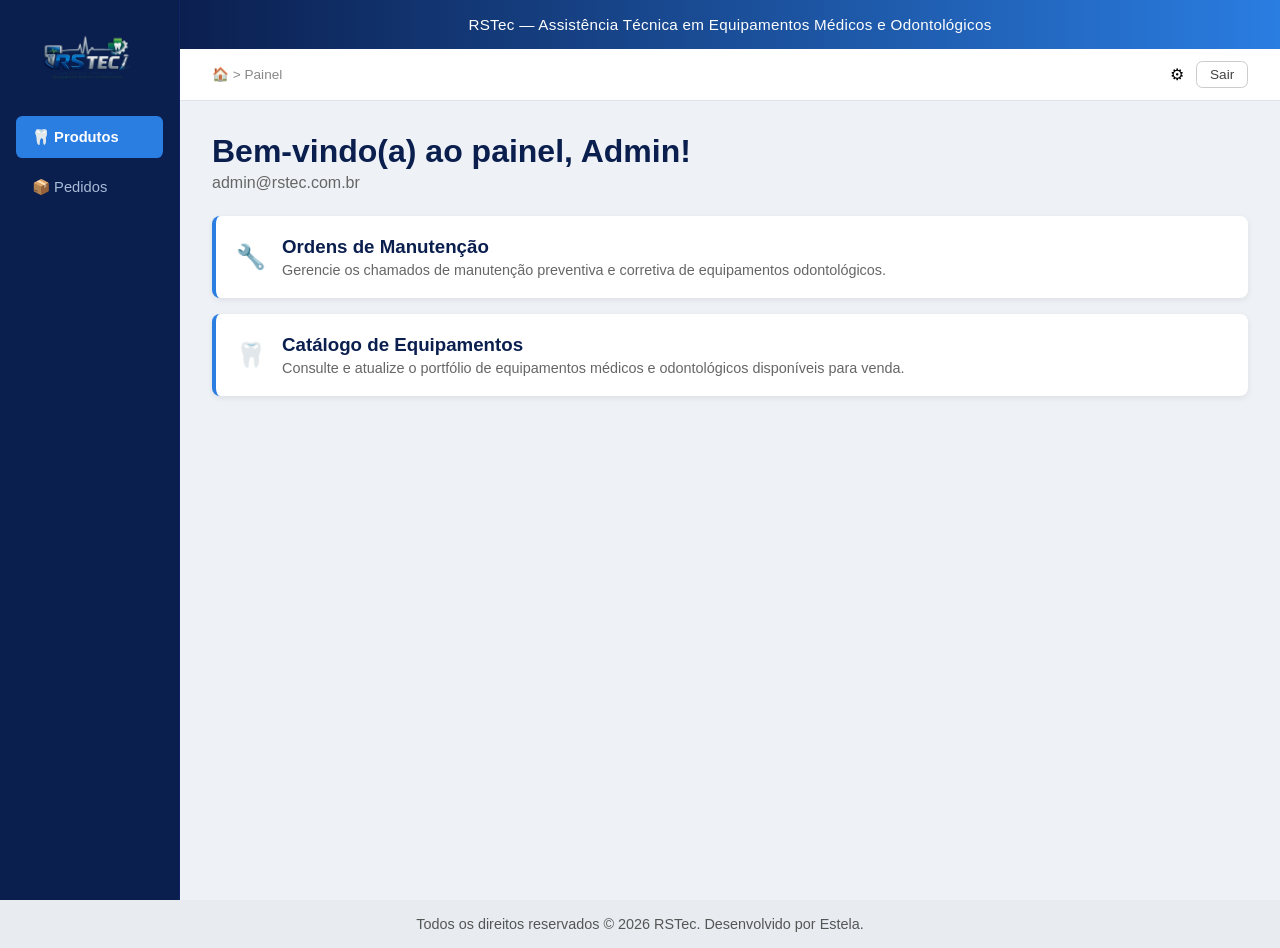
<file: defaultPage/index.html>
<!DOCTYPE html>
<html lang="pt-BR">
<head>
  <meta charset="UTF-8">
  <meta name="viewport" content="width=device-width, initial-scale=1.0">
  <title>Painel — RSTec</title>
  <link rel="stylesheet" href="style.css">
</head>
<body>
  <div class="app-layout">
    <aside class="sidebar">
      <a href="#" class="sidebar-logo">
        <img src="logo.png" alt="" class="logo-img">
</a>
      <nav>
        <a href="index.html" class="nav-item active">🦷 Produtos</a>
        <a href="pedidos.html" class="nav-item">📦 Pedidos</a>
      </nav>
    </aside>
    <div class="main-wrapper">
      <header class="page-header">
        <p>RSTec — Assistência Técnica em Equipamentos Médicos e Odontológicos</p>
      </header>
      <div class="topbar">
        <div class="breadcrumb">🏠 > Painel</div>
        <div class="topbar-actions">
          <button class="btn-settings">⚙</button>
          <button class="btn-logout">Sair</button>
        </div>
      </div>
      <main class="page-content">
        <h1>Bem-vindo(a) ao painel, Admin!</h1>
        <p class="user-email">admin@rstec.com.br</p>
        <div class="cards-grid">
          <div class="card">
            <div class="card-icon">🔧</div>
            <div class="card-body">
              <h3>Ordens de Manutenção</h3>
              <p>Gerencie os chamados de manutenção preventiva e corretiva de equipamentos odontológicos.</p>
            </div>
          </div>
          <div class="card">
            <div class="card-icon">🦷</div>
            <div class="card-body">
              <h3>Catálogo de Equipamentos</h3>
              <p>Consulte e atualize o portfólio de equipamentos médicos e odontológicos disponíveis para venda.</p>
            </div>
          </div>
        </div>
      </main>
    </div>
  </div>
  <div style="width: 100%; text-align: center; padding: 1rem; background-color: #e8ecf0; font-size: 0.9rem; color: #555;">
    Todos os direitos reservados © 2026 RSTec. Desenvolvido por Estela.
  </div>
</body>
</html>
</file>
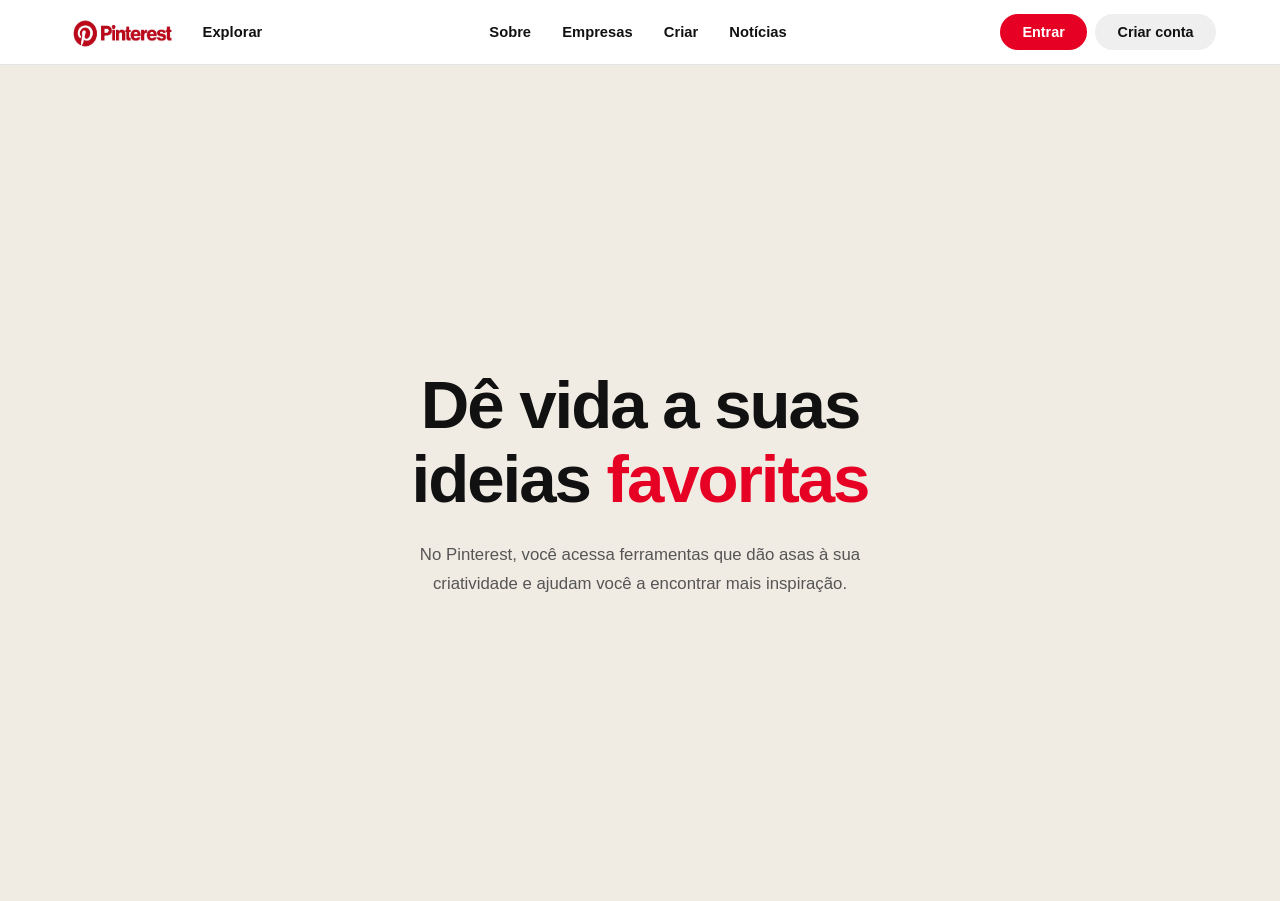
<file: navbar/index.html>
<!DOCTYPE html>
<html lang="pt-BR">
<head>
  <meta charset="UTF-8" />
  <meta name="viewport" content="width=device-width, initial-scale=1.0" />
  <title>Navbar — Referência Pinterest</title>

<!-- Referência: navbar do site Pinterest (br.pinterest.com) -->

 <html lang="pt-BR">

<head>
  <meta charset="UTF-8">
  <meta name="viewport" content="width=device-width, initial-scale=1.0">
  <title>Pinterest</title>
  <link rel="stylesheet" href="style.css">
</head>

<body>

  <header>
    <nav>
        
      <div class="navbar-left">
        <img src="logo.png" alt="Logo" width="117" height="72" />
        <a href="#" class="nav-link">Explorar</a>
      </div>

      <ul class="navbar-links">
        <li><a href="#" class="nav-link">Sobre</a></li>
        <li><a href="#" class="nav-link">Empresas</a></li>
        <li><a href="#" class="nav-link">Criar</a></li>
        <li><a href="#" class="nav-link">Notícias</a></li>
      </ul>

      <div class="navbar-cta">
        <a href="#" class="btn btn-primary">Entrar</a>
        <a href="#" class="btn btn-ghost">Criar conta</a>
      </div>
    </nav>
  </header>

    <main class="demo-content">
    <h1>Dê vida a suas<br>ideias <span>favoritas</span></h1>
    <p>No Pinterest, você acessa ferramentas que dão asas à sua criatividade e ajudam você a encontrar mais inspiração.</p>
  </main>

</body>
</html>
</file>
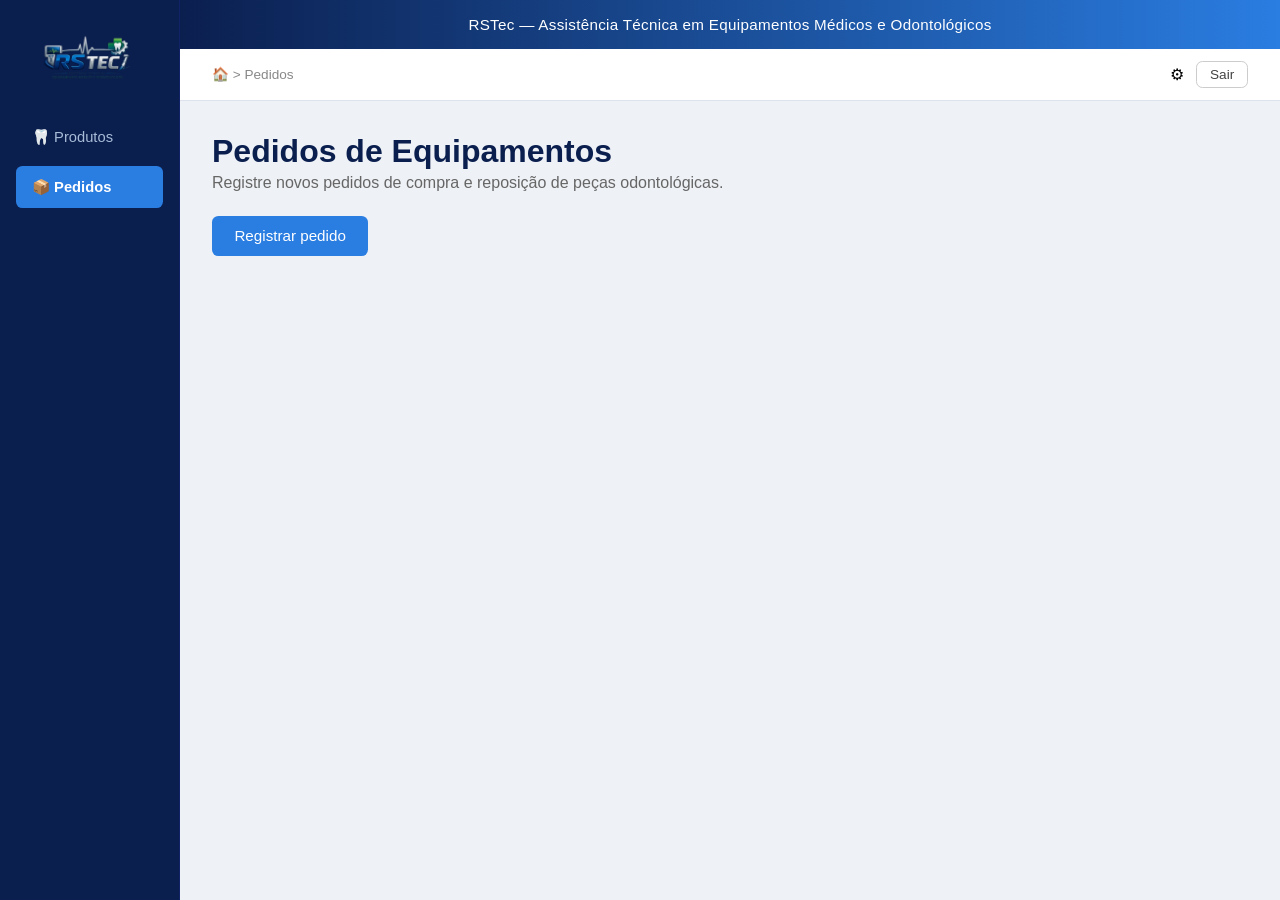
<file: defaultPage/pedidos.html>
<!DOCTYPE html>
<html lang="pt-BR">
<head>
  <meta charset="UTF-8">
  <meta name="viewport" content="width=device-width, initial-scale=1.0">
  <title>Pedidos — RSTec</title>
  <link rel="stylesheet" href="style.css">
</head>
<body>
  <div class="app-layout">
    <aside class="sidebar">
      <a href="#" class="sidebar-logo">
        <img src="logo.png" alt="" class="logo-img">
</a>
      <nav>
        <a href="index.html" class="nav-item">🦷 Produtos</a>
        <a href="produtos.html" class="nav-item active">📦 Pedidos</a>
      </nav>
    </aside>
    <div class="main-wrapper">
      <header class="page-header">
        <p>RSTec — Assistência Técnica em Equipamentos Médicos e Odontológicos</p>
      </header>
      <div class="topbar">
        <div class="breadcrumb">🏠 > Pedidos</div>
        <div class="topbar-actions">
          <button class="btn-settings">⚙</button>
          <button class="btn-logout">Sair</button>
        </div>
      </div>
      <main class="page-content">
        <h1>Pedidos de Equipamentos</h1>
        <p class="user-email">Registre novos pedidos de compra e reposição de peças odontológicas.</p>
        <div id="alerta" class="alert" style="display: none;">
          ✅ Pedido registrado com sucesso!
        </div>
        <button class="btn-import" onclick="document.getElementById('alerta').style.display = 'block'">
          Registrar pedido
        </button>
      </main>
    </div>
  </div>
</body>
</html>
</file>
<file: defaultPage/style.css>
* {
  margin: 0;
  padding: 0;
  box-sizing: border-box;
}

body {
  font-family: sans-serif;
  background-color: #eef1f5;
  padding: 0;
  margin: 0;
}

.app-layout {
  display: flex;
}

.sidebar {
  width: 180px;
  background-color: #0b1f4f;
  padding: 1rem;
  border-right: 1px solid #122266;
  min-height: 100vh;
}

.logo-img {
    height: 100px;
    width: auto;  
    display: block;
}


.nav-item {
  display: block;
  padding: 0.75rem 1rem;
  text-decoration: none;
  color: #a8bcd8;
  border-radius: 0.4rem;
  margin-bottom: 0.5rem;
  font-size: 0.92rem;
}

.nav-item:hover {
  background-color: #1a3a80;
  color: #ffffff;
}

.nav-item.active {
  background-color: #2a7de1;
  color: #ffffff;
  font-weight: bold;
}

.main-wrapper {
  flex: 1;
  display: flex;
  flex-direction: column;
}

.page-header {
  background: linear-gradient(to right, #0b1f4f, #2a7de1);
  padding: 1rem 2rem;
  color: #ffffff;
  text-align: center;
  font-size: 0.95rem;
  letter-spacing: 0.02em;
}

.topbar {
  display: flex;
  align-items: center;
  justify-content: space-between;
  padding: 0.75rem 2rem;
  background: #ffffff;
  border-bottom: 1px solid #dce3ed;
}

.breadcrumb {
  font-size: 0.85rem;
  color: #888;
}

.topbar-actions {
  display: flex;
  gap: 0.75rem;
}

.btn-settings {
  background: transparent;
  border: none;
  cursor: pointer;
  font-size: 1rem;
}

.btn-logout {
  background: transparent;
  border: 1px solid #ccc;
  border-radius: 0.4rem;
  padding: 0.3rem 0.8rem;
  cursor: pointer;
  font-size: 0.85rem;
  color: #444;
}

.btn-logout:hover {
  background: #f5f5f5;
}

.page-content {
  padding: 2rem;
  flex: 1;
}

.page-content h1 {
  color: #0b1f4f;
}

.user-email {
  color: #666;
  margin-top: 0.25rem;
}

.cards-grid {
  display: flex;
  flex-direction: column;
  gap: 1rem;
  margin-top: 1.5rem;
}

.card {
  display: flex;
  align-items: center;
  gap: 1rem;
  background-color: #ffffff;
  border-radius: 0.5rem;
  padding: 1.25rem;
  box-shadow: 0 2px 6px rgba(0, 0, 0, 0.08);
  border-left: 4px solid #2a7de1;
}

.card-icon {
  font-size: 1.5rem;
  color: #2a7de1;
  flex-shrink: 0;
}

.card-body h3 {
  margin: 0;
  color: #0b1f4f;
}

.card-body p {
  margin-top: 0.25rem;
  color: #666;
  font-size: 0.9rem;
}

.btn-import {
  margin-top: 1.5rem;
  padding: 0.6rem 1.4rem;
  background-color: #2a7de1;
  color: white;
  border: none;
  border-radius: 0.4rem;
  font-size: 0.95rem;
  cursor: pointer;
  height: 2.5rem;
}

.btn-import:hover {
  background-color: #0b1f4f;
}

.alert {
  margin-top: 1.5rem;
  padding: 1rem 1.25rem;
  background-color: #e6f4ea;
  border: 1px solid #a8d5b5;
  border-radius: 0.4rem;
  color: #276c3f;
  font-size: 0.95rem;
}
</file>
<file: navbar/style.css>
*, *::before, *::after {
  box-sizing: border-box;
  margin: 0;
  padding: 0;
}

body {
  font-family: -apple-system, BlinkMacSystemFont, 'Segoe UI', sans-serif;
  background: #f0ebe3;
  color: #111111;
  min-height: 100vh;
}

header {
  width: 100%;
  background: #ffffff;
  border-bottom: 1px solid #e5e5e5;
  position: sticky;
  top: 0;
  z-index: 100;
}

nav {
  display: flex;
  align-items: center;
  justify-content: space-between;
  max-width: 1200px;
  margin: 0 auto;
  padding: 0 1.5rem;
  height: 64px;
  gap: 1rem;
}

.navbar-left {
  display: flex;
  align-items: center;
  gap: 0.5rem;
  flex-shrink: 0;
}

.navbar-left img {
  display: block;
  border-radius: 8px;
}

.navbar-links {
  list-style: none;
  display: flex;
  align-items: center;
  gap: 0.25rem;
}

.nav-link {
  text-decoration: none;
  color: #111111;
  font-size: 0.92rem;
  font-weight: 600;
  padding: 0.5rem 0.85rem;
  border-radius: 24px;
  display: inline-block;
  transition: background 0.18s ease;
}

.nav-link:hover {
  background: #f0ebe3;
}

.navbar-cta {
  display: flex;
  align-items: center;
  gap: 0.5rem;
  flex-shrink: 0;
}

.btn {
  text-decoration: none;
  font-family: -apple-system, BlinkMacSystemFont, 'Segoe UI', sans-serif;
  font-weight: 700;
  font-size: 0.9rem;
  padding: 0.6rem 1.4rem;
  border-radius: 24px;
  border: none;
  cursor: pointer;
  transition: background 0.18s ease, transform 0.18s ease, box-shadow 0.18s ease;
  white-space: nowrap;
}

.btn-primary {
  background: #e60023;
  color: #ffffff;
}

.btn-primary:hover {
  background: #ad0019;
  transform: scale(1.03);
  box-shadow: 0 4px 14px rgba(230, 0, 35, 0.35);
}

.btn-ghost {
  background: #efefef;
  color: #111111;
}

.btn-ghost:hover {
  background: #e2e2e2;
  transform: scale(1.03);
}

.demo-content {
  display: flex;
  flex-direction: column;
  align-items: center;
  justify-content: center;
  min-height: calc(100vh - 64px);
  gap: 1.5rem;
  padding: 3rem 2rem;
  text-align: center;
}

.demo-content h1 {
  font-size: clamp(2.5rem, 5.5vw, 4.2rem);
  font-weight: 700;
  letter-spacing: -0.03em;
  line-height: 1.1;
  color: #111111;
}

.demo-content h1 span {
  color: #e60023;
}

.demo-content p {
  color: #555555;
  font-size: 1.05rem;
  max-width: 500px;
  line-height: 1.75;
}
</file>
